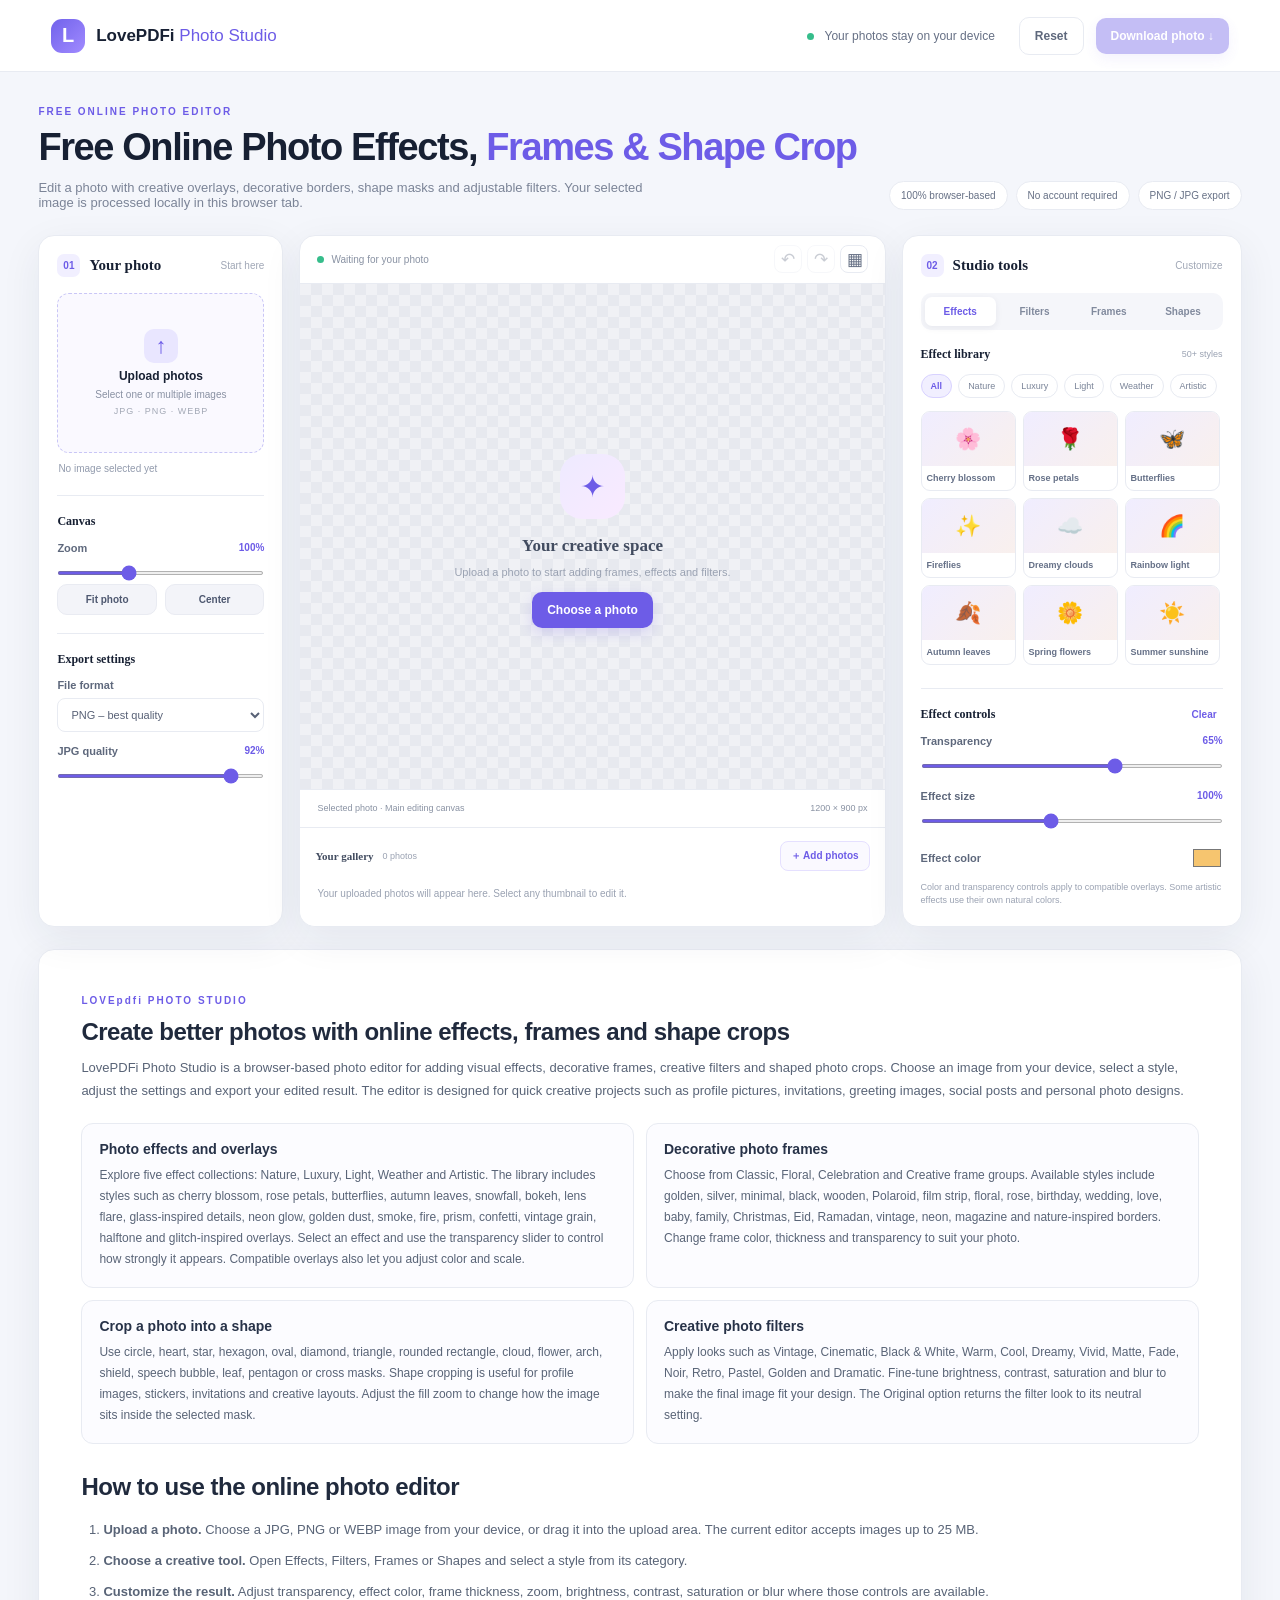
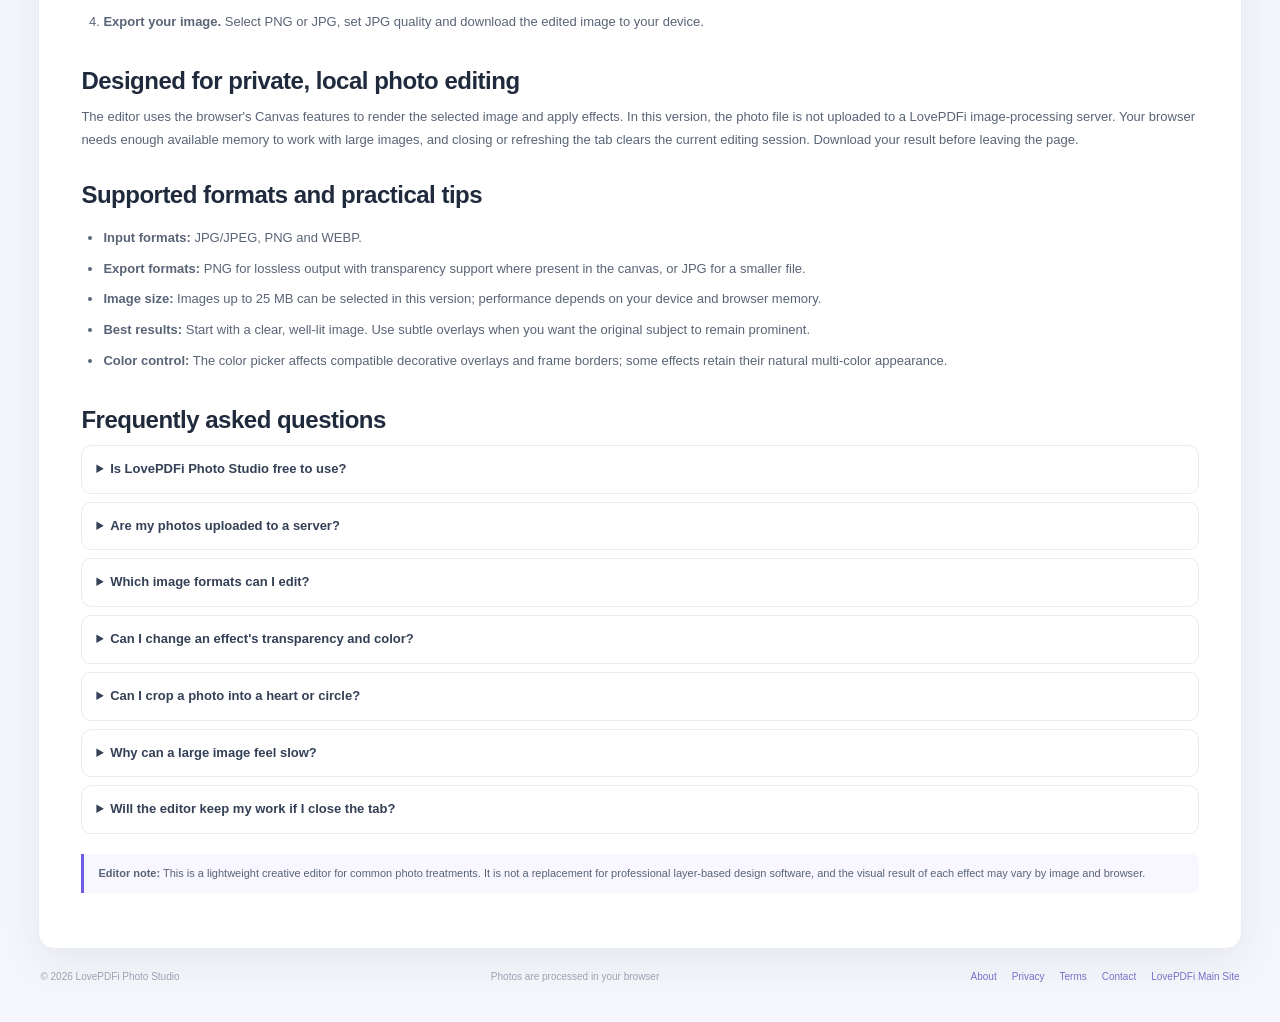
<file: index.html>
<!doctype html>
<html lang="en">
<head>
  <meta charset="utf-8">
  <meta name="viewport" content="width=device-width, initial-scale=1">
  <meta name="theme-color" content="#111827">
  <title>Free Online Photo Editor: Effects &amp; Frames | LovePDFi</title>
  <meta name="description" content="Create photos with free online effects, decorative frames, shape crops and filters. Adjust colors and transparency directly in your browser.">
  <meta name="robots" content="index,follow,max-image-preview:large">
  <link rel="canonical" href="https://images.lovepdfi.com/">
  <link rel="icon" type="image/svg+xml" href="favicon.svg">
  <meta property="og:site_name" content="LovePDFi Photo Studio">
  <meta property="og:type" content="website">
  <meta property="og:url" content="https://images.lovepdfi.com/">
  <meta property="og:title" content="Free Online Photo Editor: Effects &amp; Frames | LovePDFi">
  <meta property="og:description" content="Create photos with free online effects, decorative frames, shape crops and filters. Adjust colors and transparency directly in your browser.">
  <meta name="twitter:card" content="summary">
  <meta name="twitter:title" content="Free Online Photo Editor: Effects &amp; Frames | LovePDFi">
  <meta name="twitter:description" content="Create photos with free online effects, decorative frames, shape crops and filters in your browser.">
  <link rel="stylesheet" href="styles.css">
  <script type="application/ld+json">
  {
    "@context":"https://schema.org",
    "@graph":[
      {"@type":"Organization","@id":"https://images.lovepdfi.com/#organization","name":"LovePDFi","url":"https://lovepdfi.com/","subOrganization":{"@type":"Organization","name":"LovePDFi Photo Studio","url":"https://images.lovepdfi.com/"}},
      {"@type":"WebSite","@id":"https://images.lovepdfi.com/#website","url":"https://images.lovepdfi.com/","name":"LovePDFi Photo Studio","publisher":{"@id":"https://images.lovepdfi.com/#organization"},"inLanguage":"en"},
      {"@type":"WebPage","@id":"https://images.lovepdfi.com/#webpage","url":"https://images.lovepdfi.com/","name":"Free Online Photo Editor: Effects & Frames | LovePDFi","description":"Create photos with free online effects, decorative frames, shape crops and filters. Adjust colors and transparency directly in your browser.","isPartOf":{"@id":"https://images.lovepdfi.com/#website"},"about":{"@id":"https://images.lovepdfi.com/#organization"},"inLanguage":"en"}
    ]
  }
  </script>
</head>
<body>
<a class="skip-link" href="#main-content">Skip to editor and content</a>
<header class="topbar">
  <a class="brand" href="#" aria-label="LovePDFi Photo Studio home"><span class="brand-mark">L</span><span>LovePDFi <b>Photo Studio</b></span></a>
  <div class="top-actions">
    <span class="privacy"><i></i> Your photos stay on your device</span>
    <button id="resetBtn" class="btn btn-ghost">Reset</button>
    <button id="downloadBtn" class="btn btn-primary" disabled>Download photo <span>↓</span></button>
  </div>
</header>

<main class="app-shell" id="main-content">
  <section class="intro">
    <div>
      <p class="eyebrow">FREE ONLINE PHOTO EDITOR</p>
      <h1>Free Online Photo Effects, <em>Frames &amp; Shape Crop</em></h1>
      <p class="intro-copy">Edit a photo with creative overlays, decorative borders, shape masks and adjustable filters. Your selected image is processed locally in this browser tab.</p>
    </div>
    <div class="intro-pills"><span>100% browser-based</span><span>No account required</span><span>PNG / JPG export</span></div>
  </section>

  <section class="workspace">
    <aside class="left-panel panel">
      <div class="panel-heading"><div><span class="step">01</span><h2>Your photo</h2></div><span class="muted">Start here</span></div>
      <label class="upload-zone" for="fileInput" id="dropZone">
        <span class="upload-icon">↑</span><strong>Upload photos</strong><small>Select one or multiple images</small><small class="formats">JPG · PNG · WEBP</small>
      </label>
      <input id="fileInput" type="file" accept="image/jpeg,image/png,image/webp" multiple>
      <div class="photo-info" id="photoInfo">No image selected yet</div>
      <div class="divider"></div>
      <div class="panel-heading compact"><h3>Canvas</h3></div>
      <div class="control-row"><label for="zoom">Zoom</label><output id="zoomValue">100%</output></div>
      <input id="zoom" type="range" min="50" max="200" value="100">
      <div class="two-buttons"><button class="btn btn-soft" id="fitBtn">Fit photo</button><button class="btn btn-soft" id="centerBtn">Center</button></div>
      <div class="divider"></div>
      <div class="panel-heading compact"><h3>Export settings</h3></div>
      <label class="field-label" for="format">File format</label>
      <select id="format"><option value="image/png">PNG – best quality</option><option value="image/jpeg">JPG – smaller file</option><option value="image/webp">WEBP – modern format</option></select>
      <div class="control-row"><label for="quality">JPG quality</label><output id="qualityValue">92%</output></div>
      <input id="quality" type="range" min="40" max="100" value="92">
    </aside>

    <section class="stage-column">
      <div class="stage-toolbar"><div><span class="live-dot"></span><span id="stageStatus">Waiting for your photo</span></div><div class="stage-actions"><button id="undoBtn" class="icon-btn" title="Undo" disabled>↶</button><button id="redoBtn" class="icon-btn" title="Redo" disabled>↷</button><button id="checkerBtn" class="icon-btn" title="Toggle canvas background">▦</button></div></div>
      <div class="canvas-wrap" id="canvasWrap">
        <div class="empty-state" id="emptyState"><div class="empty-art">✦</div><h2>Your creative space</h2><p>Upload a photo to start adding frames, effects and filters.</p><label for="fileInput" class="btn btn-primary">Choose a photo</label></div>
        <canvas id="editorCanvas" width="1200" height="900" aria-label="Photo editing canvas"></canvas>
      </div>
      <div class="stage-footer"><span>Selected photo · Main editing canvas</span><span id="canvasDimensions">1200 × 900 px</span></div>
      <section class="photo-gallery" aria-label="Uploaded photo gallery"><div class="gallery-heading"><div><strong>Your gallery</strong><span id="galleryCount">0 photos</span></div><label class="gallery-add" for="fileInput">＋ Add photos</label></div><div class="thumbnail-rail" id="thumbnailRail"><p class="gallery-empty">Your uploaded photos will appear here. Select any thumbnail to edit it.</p></div></section>
    </section>

    <aside class="right-panel panel">
      <div class="panel-heading"><div><span class="step">02</span><h2>Studio tools</h2></div><span class="muted">Customize</span></div>
      <nav class="tabs" aria-label="Editor tools">
        <button class="tab active" data-tab="effects">Effects</button><button class="tab" data-tab="filters">Filters</button><button class="tab" data-tab="frames">Frames</button><button class="tab" data-tab="shapes">Shapes</button>
      </nav>
      <div class="tool-pane active" id="pane-effects">
        <div class="category-head"><h3>Effect library</h3><span id="effectCount">50+ styles</span></div>
        <div class="category-chips" id="effectCategories"></div>
        <div class="preset-grid" id="effectGrid"></div>
        <div class="divider"></div>
        <div class="panel-heading compact"><h3>Effect controls</h3><button id="clearEffect" class="text-btn">Clear</button></div>
        <div class="control-row"><label for="effectOpacity">Transparency</label><output id="effectOpacityValue">65%</output></div>
        <input id="effectOpacity" type="range" min="0" max="100" value="65">
        <div class="control-row"><label for="effectScale">Effect size</label><output id="effectScaleValue">100%</output></div>
        <input id="effectScale" type="range" min="40" max="180" value="100">
        <div class="control-row"><label for="effectColor">Effect color</label><input id="effectColor" type="color" value="#f6c56f"></div>
        <div class="hint">Color and transparency controls apply to compatible overlays. Some artistic effects use their own natural colors.</div>
      </div>
      <div class="tool-pane" id="pane-filters">
        <div class="category-head"><h3>Photo filters</h3><span>Live preview</span></div>
        <div class="preset-grid" id="filterGrid"></div>
        <div class="divider"></div>
        <div class="panel-heading compact"><h3>Fine adjustments</h3><button id="resetAdjustments" class="text-btn">Reset</button></div>
        <div class="control-row"><label for="brightness">Brightness</label><output id="brightnessValue">100%</output></div><input id="brightness" type="range" min="40" max="160" value="100">
        <div class="control-row"><label for="contrast">Contrast</label><output id="contrastValue">100%</output></div><input id="contrast" type="range" min="40" max="180" value="100">
        <div class="control-row"><label for="saturation">Saturation</label><output id="saturationValue">100%</output></div><input id="saturation" type="range" min="0" max="200" value="100">
        <div class="control-row"><label for="blur">Blur</label><output id="blurValue">0px</output></div><input id="blur" type="range" min="0" max="8" value="0">
      </div>
      <div class="tool-pane" id="pane-frames">
        <div class="category-head"><h3>Photo frames</h3><span>Decorative borders</span></div>
        <div class="category-chips" id="frameCategories"></div>
        <div class="preset-grid" id="frameGrid"></div>
        <div class="divider"></div>
        <div class="control-row"><label for="frameOpacity">Frame transparency</label><output id="frameOpacityValue">100%</output></div><input id="frameOpacity" type="range" min="0" max="100" value="100">
        <div class="control-row"><label for="frameColor">Frame color</label><input id="frameColor" type="color" value="#e9bd69"></div>
        <div class="control-row"><label for="frameWidth">Frame thickness</label><output id="frameWidthValue">7%</output></div><input id="frameWidth" type="range" min="2" max="18" value="7">
      </div>
      <div class="tool-pane" id="pane-shapes">
        <div class="category-head"><h3>Crop into a shape</h3><span>Mask your photo</span></div>
        <div class="shape-grid" id="shapeGrid"></div>
        <div class="divider"></div>
        <div class="control-row"><label for="shapeZoom">Shape fill zoom</label><output id="shapeZoomValue">100%</output></div><input id="shapeZoom" type="range" min="70" max="180" value="100">
        <button class="btn btn-soft full" id="noShapeBtn">Remove shape crop</button>
      </div>
    </aside>
  </section>
  <section class="seo-content" aria-labelledby="about-studio-heading">
    <div class="content-kicker">LOVEpdfi PHOTO STUDIO</div>
    <h2 id="about-studio-heading">Create better photos with online effects, frames and shape crops</h2>
    <p>LovePDFi Photo Studio is a browser-based photo editor for adding visual effects, decorative frames, creative filters and shaped photo crops. Choose an image from your device, select a style, adjust the settings and export your edited result. The editor is designed for quick creative projects such as profile pictures, invitations, greeting images, social posts and personal photo designs.</p>

    <div class="content-grid">
      <article class="content-card"><h3>Photo effects and overlays</h3><p>Explore five effect collections: Nature, Luxury, Light, Weather and Artistic. The library includes styles such as cherry blossom, rose petals, butterflies, autumn leaves, snowfall, bokeh, lens flare, glass-inspired details, neon glow, golden dust, smoke, fire, prism, confetti, vintage grain, halftone and glitch-inspired overlays. Select an effect and use the transparency slider to control how strongly it appears. Compatible overlays also let you adjust color and scale.</p></article>
      <article class="content-card"><h3>Decorative photo frames</h3><p>Choose from Classic, Floral, Celebration and Creative frame groups. Available styles include golden, silver, minimal, black, wooden, Polaroid, film strip, floral, rose, birthday, wedding, love, baby, family, Christmas, Eid, Ramadan, vintage, neon, magazine and nature-inspired borders. Change frame color, thickness and transparency to suit your photo.</p></article>
      <article class="content-card"><h3>Crop a photo into a shape</h3><p>Use circle, heart, star, hexagon, oval, diamond, triangle, rounded rectangle, cloud, flower, arch, shield, speech bubble, leaf, pentagon or cross masks. Shape cropping is useful for profile images, stickers, invitations and creative layouts. Adjust the fill zoom to change how the image sits inside the selected mask.</p></article>
      <article class="content-card"><h3>Creative photo filters</h3><p>Apply looks such as Vintage, Cinematic, Black &amp; White, Warm, Cool, Dreamy, Vivid, Matte, Fade, Noir, Retro, Pastel, Golden and Dramatic. Fine-tune brightness, contrast, saturation and blur to make the final image fit your design. The Original option returns the filter look to its neutral setting.</p></article>
    </div>

    <h2>How to use the online photo editor</h2>
    <ol class="how-list">
      <li><strong>Upload a photo.</strong> Choose a JPG, PNG or WEBP image from your device, or drag it into the upload area. The current editor accepts images up to 25 MB.</li>
      <li><strong>Choose a creative tool.</strong> Open Effects, Filters, Frames or Shapes and select a style from its category.</li>
      <li><strong>Customize the result.</strong> Adjust transparency, effect color, frame thickness, zoom, brightness, contrast, saturation or blur where those controls are available.</li>
      <li><strong>Export your image.</strong> Select PNG or JPG, set JPG quality and download the edited image to your device.</li>
    </ol>

    <h2>Designed for private, local photo editing</h2>
    <p>The editor uses the browser's Canvas features to render the selected image and apply effects. In this version, the photo file is not uploaded to a LovePDFi image-processing server. Your browser needs enough available memory to work with large images, and closing or refreshing the tab clears the current editing session. Download your result before leaving the page.</p>

    <h2>Supported formats and practical tips</h2>
    <ul class="feature-list">
      <li><strong>Input formats:</strong> JPG/JPEG, PNG and WEBP.</li>
      <li><strong>Export formats:</strong> PNG for lossless output with transparency support where present in the canvas, or JPG for a smaller file.</li>
      <li><strong>Image size:</strong> Images up to 25 MB can be selected in this version; performance depends on your device and browser memory.</li>
      <li><strong>Best results:</strong> Start with a clear, well-lit image. Use subtle overlays when you want the original subject to remain prominent.</li>
      <li><strong>Color control:</strong> The color picker affects compatible decorative overlays and frame borders; some effects retain their natural multi-color appearance.</li>
    </ul>

    <h2>Frequently asked questions</h2>
    <div class="faq-list">
      <details><summary>Is LovePDFi Photo Studio free to use?</summary><p>Yes. The tools in this version are available without an account or payment. Standard browser and device limitations still apply.</p></details>
      <details><summary>Are my photos uploaded to a server?</summary><p>No image-upload service is used by this editor. The selected photo is opened and processed in your browser. If you add third-party analytics or advertising to the website in the future, update the privacy notice to explain those services separately.</p></details>
      <details><summary>Which image formats can I edit?</summary><p>You can open JPG/JPEG, PNG and WEBP images. You can export the finished image as PNG or JPG.</p></details>
      <details><summary>Can I change an effect's transparency and color?</summary><p>Yes. Use the transparency slider to make a selected overlay lighter or stronger. Compatible effects also support a color picker and an effect-size control. Some artistic effects use their own colors.</p></details>
      <details><summary>Can I crop a photo into a heart or circle?</summary><p>Yes. Select Shapes and choose Circle, Heart or another available mask. Use Shape Fill Zoom to adjust the image inside the shape.</p></details>
      <details><summary>Why can a large image feel slow?</summary><p>Photo editing takes place in your device's memory. Large dimensions, limited RAM or an older browser can slow rendering. Try a smaller copy of the image and close unused tabs if performance is poor.</p></details>
      <details><summary>Will the editor keep my work if I close the tab?</summary><p>No. This version does not provide cloud projects or persistent editing sessions. Download your result before refreshing or closing the browser tab.</p></details>
    </div>
    <p class="editor-note"><strong>Editor note:</strong> This is a lightweight creative editor for common photo treatments. It is not a replacement for professional layer-based design software, and the visual result of each effect may vary by image and browser.</p>
  </section>
  <footer class="site-footer"><span>© <span id="year"></span> LovePDFi Photo Studio</span><span>Photos are processed in your browser</span><nav aria-label="Footer"><a href="about.html">About</a><a href="privacy-policy.html">Privacy</a><a href="terms.html">Terms</a><a href="contact.html">Contact</a><a href="https://lovepdfi.com/">LovePDFi Main Site</a></nav></footer>
</main>
<script src="app.js"></script>
</body>
</html>
</file>
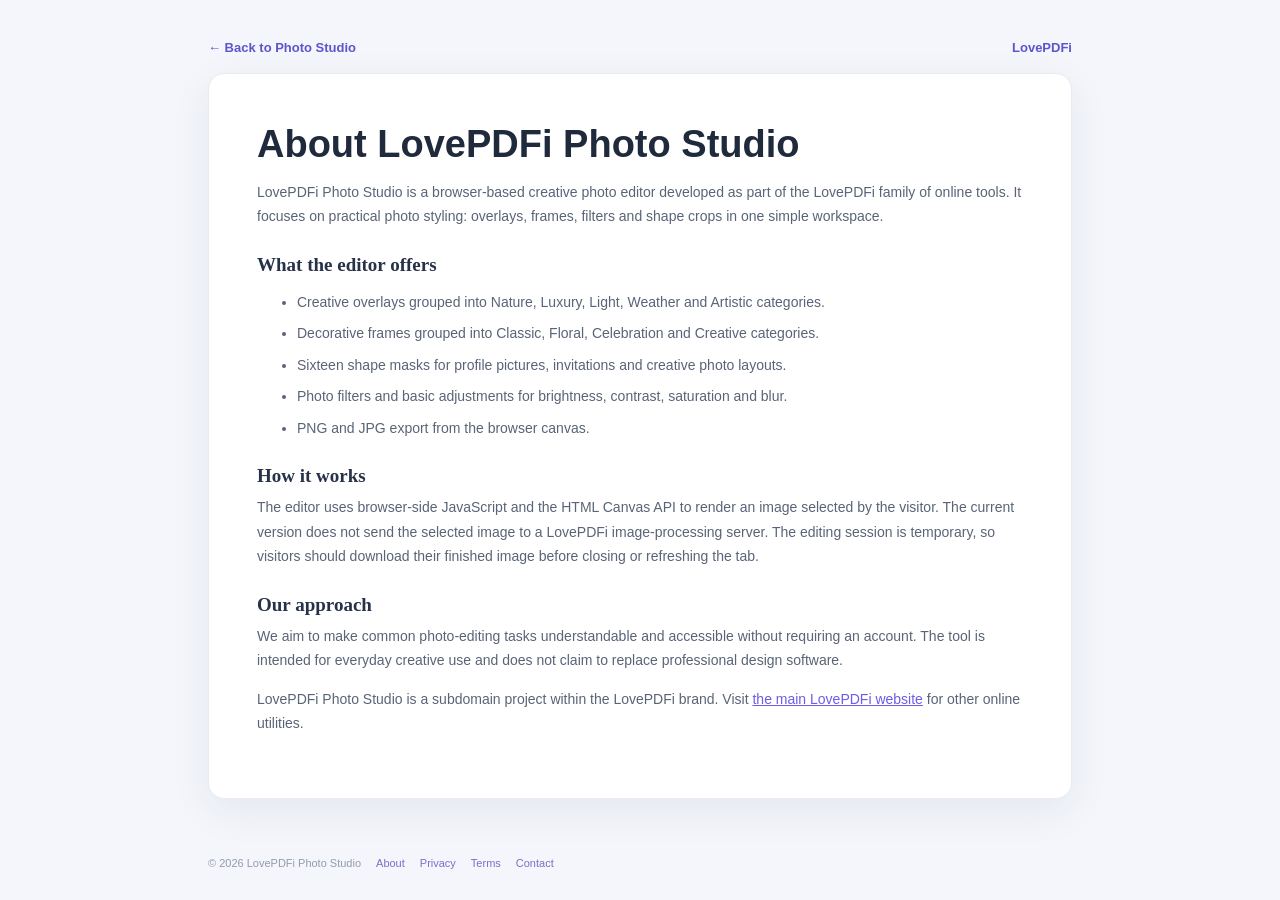
<file: about.html>
<!doctype html><html lang="en"><head><meta charset="utf-8"><meta name="viewport" content="width=device-width, initial-scale=1"><meta name="theme-color" content="#111827"><title>About LovePDFi Photo Studio | LovePDFi</title><meta name="description" content="Learn what LovePDFi Photo Studio does, how its browser-based editor works and which image tools are available."><meta name="robots" content="index,follow"><link rel="canonical" href="https://images.lovepdfi.com/about.html"><link rel="icon" type="image/svg+xml" href="favicon.svg"><meta property="og:type" content="website"><meta property="og:url" content="https://images.lovepdfi.com/about.html"><meta property="og:title" content="About LovePDFi Photo Studio | LovePDFi"><meta property="og:description" content="Learn what LovePDFi Photo Studio does, how its browser-based editor works and which image tools are available."><link rel="stylesheet" href="styles.css"><script type="application/ld+json">{"@context":"https://schema.org","@graph":[{"@type":"Organization","@id":"https://images.lovepdfi.com/#organization","name":"LovePDFi","url":"https://lovepdfi.com/"},{"@type":"WebSite","@id":"https://images.lovepdfi.com/#website","url":"https://images.lovepdfi.com/","name":"LovePDFi Photo Studio","publisher":{"@id":"https://images.lovepdfi.com/#organization"}},{"@type":"WebPage","@id":"https://images.lovepdfi.com/about.html#webpage","url":"https://images.lovepdfi.com/about.html","name":"About LovePDFi Photo Studio | LovePDFi","description":"Learn what LovePDFi Photo Studio does, how its browser-based editor works and which image tools are available.","isPartOf":{"@id":"https://images.lovepdfi.com/#website"}},{"@type":"BreadcrumbList","itemListElement":[{"@type":"ListItem","position":1,"name":"Home","item":"https://images.lovepdfi.com/"},{"@type":"ListItem","position":2,"name":"About LovePDFi Photo Studio","item":"https://images.lovepdfi.com/about.html"}]}]}</script></head><body><div class="plain-page"><div class="plain-top"><a href="index.html">← Back to Photo Studio</a><a href="https://lovepdfi.com/">LovePDFi</a></div><main class="plain-card"><h1>About LovePDFi Photo Studio</h1><p>LovePDFi Photo Studio is a browser-based creative photo editor developed as part of the LovePDFi family of online tools. It focuses on practical photo styling: overlays, frames, filters and shape crops in one simple workspace.</p><h2>What the editor offers</h2><ul><li>Creative overlays grouped into Nature, Luxury, Light, Weather and Artistic categories.</li><li>Decorative frames grouped into Classic, Floral, Celebration and Creative categories.</li><li>Sixteen shape masks for profile pictures, invitations and creative photo layouts.</li><li>Photo filters and basic adjustments for brightness, contrast, saturation and blur.</li><li>PNG and JPG export from the browser canvas.</li></ul><h2>How it works</h2><p>The editor uses browser-side JavaScript and the HTML Canvas API to render an image selected by the visitor. The current version does not send the selected image to a LovePDFi image-processing server. The editing session is temporary, so visitors should download their finished image before closing or refreshing the tab.</p><h2>Our approach</h2><p>We aim to make common photo-editing tasks understandable and accessible without requiring an account. The tool is intended for everyday creative use and does not claim to replace professional design software.</p><p>LovePDFi Photo Studio is a subdomain project within the LovePDFi brand. Visit <a href="https://lovepdfi.com/">the main LovePDFi website</a> for other online utilities.</p></main></div><footer class="plain-footer"><span>© 2026 LovePDFi Photo Studio</span><a href="about.html">About</a><a href="privacy-policy.html">Privacy</a><a href="terms.html">Terms</a><a href="contact.html">Contact</a></footer></body></html>
</file>
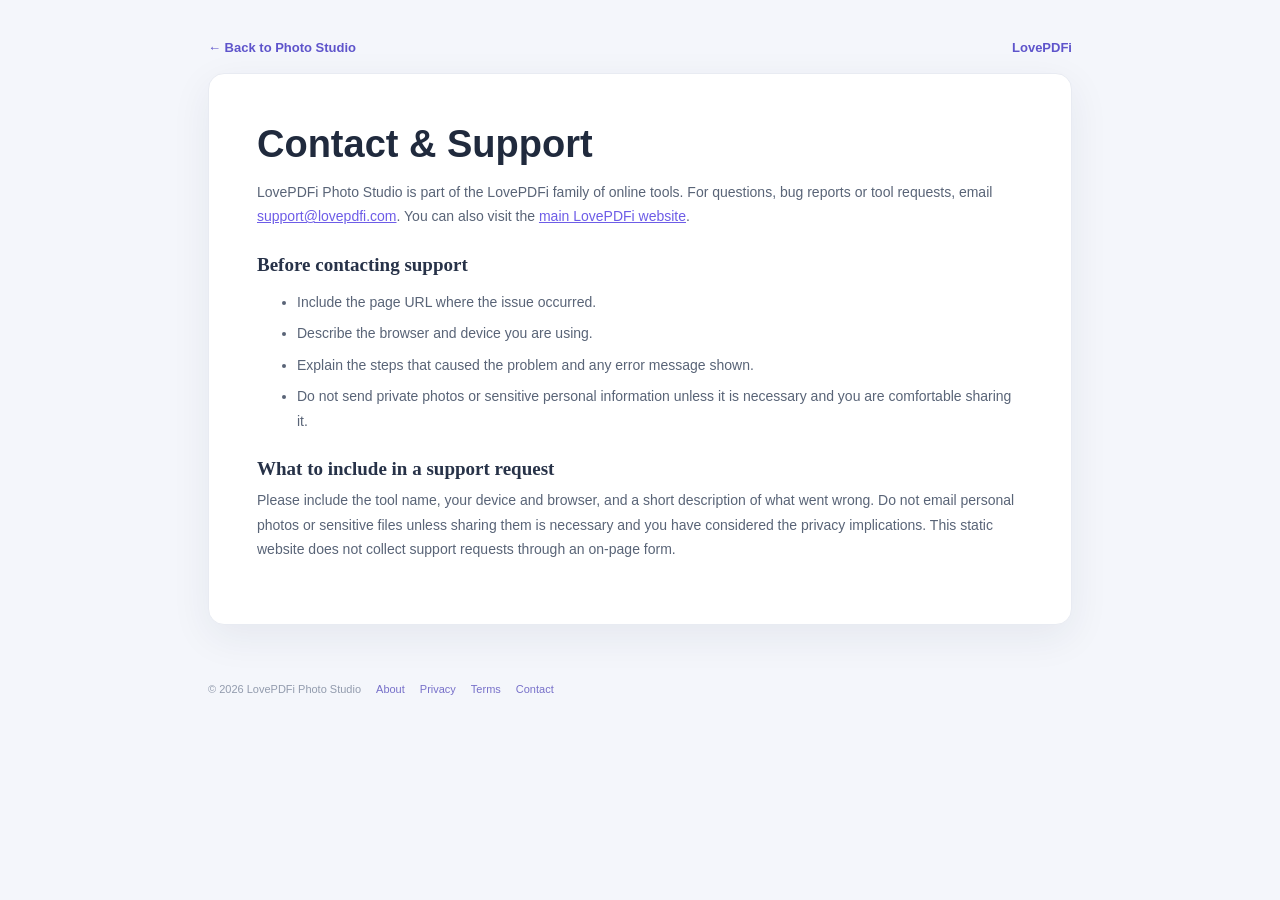
<file: contact.html>
<!doctype html><html lang="en"><head><meta charset="utf-8"><meta name="viewport" content="width=device-width, initial-scale=1"><meta name="theme-color" content="#111827"><title>Contact & Support | LovePDFi Photo Studio</title><meta name="description" content="Find support information for LovePDFi Photo Studio and the LovePDFi family of online tools."><meta name="robots" content="index,follow"><link rel="canonical" href="https://images.lovepdfi.com/contact.html"><link rel="icon" type="image/svg+xml" href="favicon.svg"><meta property="og:type" content="website"><meta property="og:url" content="https://images.lovepdfi.com/contact.html"><meta property="og:title" content="Contact & Support | LovePDFi Photo Studio"><meta property="og:description" content="Find support information for LovePDFi Photo Studio and the LovePDFi family of online tools."><link rel="stylesheet" href="styles.css"><script type="application/ld+json">{"@context":"https://schema.org","@graph":[{"@type":"Organization","@id":"https://images.lovepdfi.com/#organization","name":"LovePDFi","url":"https://lovepdfi.com/"},{"@type":"WebSite","@id":"https://images.lovepdfi.com/#website","url":"https://images.lovepdfi.com/","name":"LovePDFi Photo Studio","publisher":{"@id":"https://images.lovepdfi.com/#organization"}},{"@type":"WebPage","@id":"https://images.lovepdfi.com/contact.html#webpage","url":"https://images.lovepdfi.com/contact.html","name":"Contact & Support | LovePDFi Photo Studio","description":"Find support information for LovePDFi Photo Studio and the LovePDFi family of online tools.","isPartOf":{"@id":"https://images.lovepdfi.com/#website"}},{"@type":"BreadcrumbList","itemListElement":[{"@type":"ListItem","position":1,"name":"Home","item":"https://images.lovepdfi.com/"},{"@type":"ListItem","position":2,"name":"Contact & Support","item":"https://images.lovepdfi.com/contact.html"}]}]}</script></head><body><div class="plain-page"><div class="plain-top"><a href="index.html">← Back to Photo Studio</a><a href="https://lovepdfi.com/">LovePDFi</a></div><main class="plain-card"><h1>Contact &amp; Support</h1><p>LovePDFi Photo Studio is part of the LovePDFi family of online tools. For questions, bug reports or tool requests, email <a href="mailto:support@lovepdfi.com">support@lovepdfi.com</a>. You can also visit the <a href="https://lovepdfi.com/">main LovePDFi website</a>.</p><h2>Before contacting support</h2><ul><li>Include the page URL where the issue occurred.</li><li>Describe the browser and device you are using.</li><li>Explain the steps that caused the problem and any error message shown.</li><li>Do not send private photos or sensitive personal information unless it is necessary and you are comfortable sharing it.</li></ul><h2>What to include in a support request</h2><p>Please include the tool name, your device and browser, and a short description of what went wrong. Do not email personal photos or sensitive files unless sharing them is necessary and you have considered the privacy implications. This static website does not collect support requests through an on-page form.</p></main></div><footer class="plain-footer"><span>© 2026 LovePDFi Photo Studio</span><a href="about.html">About</a><a href="privacy-policy.html">Privacy</a><a href="terms.html">Terms</a><a href="contact.html">Contact</a></footer></body></html>
</file>
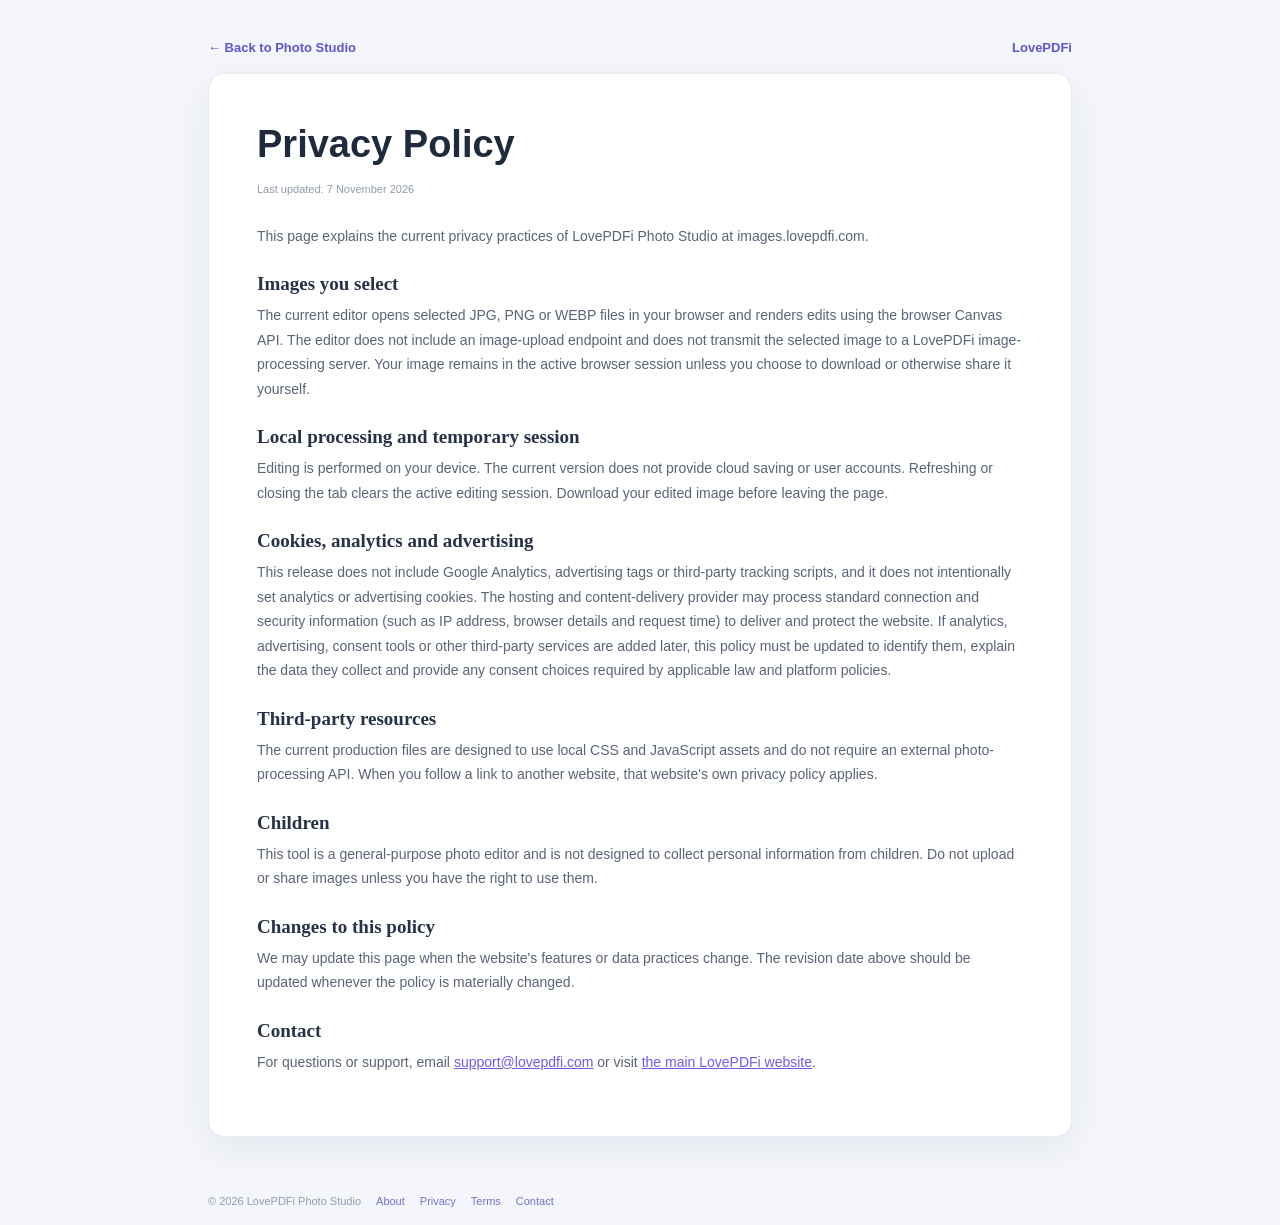
<file: privacy-policy.html>
<!doctype html><html lang="en"><head><meta charset="utf-8"><meta name="viewport" content="width=device-width, initial-scale=1"><meta name="theme-color" content="#111827"><title>Privacy Policy | LovePDFi Photo Studio</title><meta name="description" content="Read how LovePDFi Photo Studio handles image files, browser data, cookies and third-party services."><meta name="robots" content="index,follow"><link rel="canonical" href="https://images.lovepdfi.com/privacy-policy.html"><link rel="icon" type="image/svg+xml" href="favicon.svg"><meta property="og:type" content="website"><meta property="og:url" content="https://images.lovepdfi.com/privacy-policy.html"><meta property="og:title" content="Privacy Policy | LovePDFi Photo Studio"><meta property="og:description" content="Read how LovePDFi Photo Studio handles image files, browser data, cookies and third-party services."><link rel="stylesheet" href="styles.css"><script type="application/ld+json">{"@context":"https://schema.org","@graph":[{"@type":"Organization","@id":"https://images.lovepdfi.com/#organization","name":"LovePDFi","url":"https://lovepdfi.com/"},{"@type":"WebSite","@id":"https://images.lovepdfi.com/#website","url":"https://images.lovepdfi.com/","name":"LovePDFi Photo Studio","publisher":{"@id":"https://images.lovepdfi.com/#organization"}},{"@type":"WebPage","@id":"https://images.lovepdfi.com/privacy-policy.html#webpage","url":"https://images.lovepdfi.com/privacy-policy.html","name":"Privacy Policy | LovePDFi Photo Studio","description":"Read how LovePDFi Photo Studio handles image files, browser data, cookies and third-party services.","isPartOf":{"@id":"https://images.lovepdfi.com/#website"}},{"@type":"BreadcrumbList","itemListElement":[{"@type":"ListItem","position":1,"name":"Home","item":"https://images.lovepdfi.com/"},{"@type":"ListItem","position":2,"name":"Privacy Policy","item":"https://images.lovepdfi.com/privacy-policy.html"}]}]}</script></head><body><div class="plain-page"><div class="plain-top"><a href="index.html">← Back to Photo Studio</a><a href="https://lovepdfi.com/">LovePDFi</a></div><main class="plain-card"><h1>Privacy Policy</h1><p class="plain-meta">Last updated: 7 November 2026</p><p>This page explains the current privacy practices of LovePDFi Photo Studio at images.lovepdfi.com.</p><h2>Images you select</h2><p>The current editor opens selected JPG, PNG or WEBP files in your browser and renders edits using the browser Canvas API. The editor does not include an image-upload endpoint and does not transmit the selected image to a LovePDFi image-processing server. Your image remains in the active browser session unless you choose to download or otherwise share it yourself.</p><h2>Local processing and temporary session</h2><p>Editing is performed on your device. The current version does not provide cloud saving or user accounts. Refreshing or closing the tab clears the active editing session. Download your edited image before leaving the page.</p><h2>Cookies, analytics and advertising</h2><p>This release does not include Google Analytics, advertising tags or third-party tracking scripts, and it does not intentionally set analytics or advertising cookies. The hosting and content-delivery provider may process standard connection and security information (such as IP address, browser details and request time) to deliver and protect the website. If analytics, advertising, consent tools or other third-party services are added later, this policy must be updated to identify them, explain the data they collect and provide any consent choices required by applicable law and platform policies.</p><h2>Third-party resources</h2><p>The current production files are designed to use local CSS and JavaScript assets and do not require an external photo-processing API. When you follow a link to another website, that website's own privacy policy applies.</p><h2>Children</h2><p>This tool is a general-purpose photo editor and is not designed to collect personal information from children. Do not upload or share images unless you have the right to use them.</p><h2>Changes to this policy</h2><p>We may update this page when the website's features or data practices change. The revision date above should be updated whenever the policy is materially changed.</p><h2>Contact</h2><p>For questions or support, email <a href="mailto:support@lovepdfi.com">support@lovepdfi.com</a> or visit <a href="https://lovepdfi.com/">the main LovePDFi website</a>.</p></main></div><footer class="plain-footer"><span>© 2026 LovePDFi Photo Studio</span><a href="about.html">About</a><a href="privacy-policy.html">Privacy</a><a href="terms.html">Terms</a><a href="contact.html">Contact</a></footer></body></html>
</file>
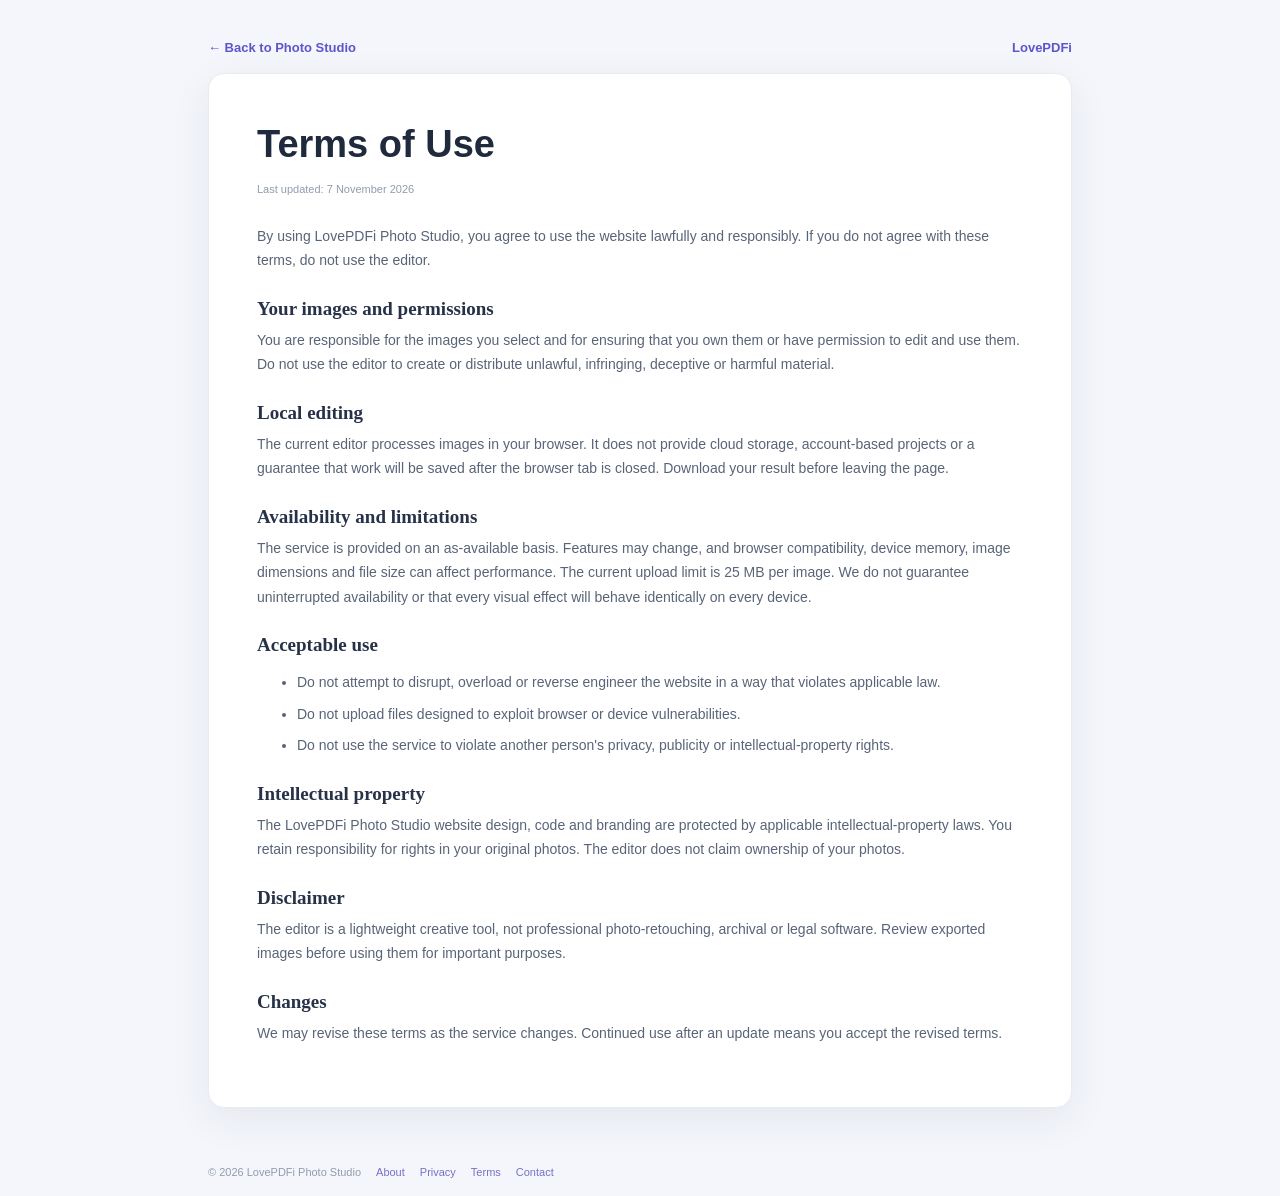
<file: terms.html>
<!doctype html><html lang="en"><head><meta charset="utf-8"><meta name="viewport" content="width=device-width, initial-scale=1"><meta name="theme-color" content="#111827"><title>Terms of Use | LovePDFi Photo Studio</title><meta name="description" content="Review the terms for using LovePDFi Photo Studio, including acceptable use, image rights and service limitations."><meta name="robots" content="index,follow"><link rel="canonical" href="https://images.lovepdfi.com/terms.html"><link rel="icon" type="image/svg+xml" href="favicon.svg"><meta property="og:type" content="website"><meta property="og:url" content="https://images.lovepdfi.com/terms.html"><meta property="og:title" content="Terms of Use | LovePDFi Photo Studio"><meta property="og:description" content="Review the terms for using LovePDFi Photo Studio, including acceptable use, image rights and service limitations."><link rel="stylesheet" href="styles.css"><script type="application/ld+json">{"@context":"https://schema.org","@graph":[{"@type":"Organization","@id":"https://images.lovepdfi.com/#organization","name":"LovePDFi","url":"https://lovepdfi.com/"},{"@type":"WebSite","@id":"https://images.lovepdfi.com/#website","url":"https://images.lovepdfi.com/","name":"LovePDFi Photo Studio","publisher":{"@id":"https://images.lovepdfi.com/#organization"}},{"@type":"WebPage","@id":"https://images.lovepdfi.com/terms.html#webpage","url":"https://images.lovepdfi.com/terms.html","name":"Terms of Use | LovePDFi Photo Studio","description":"Review the terms for using LovePDFi Photo Studio, including acceptable use, image rights and service limitations.","isPartOf":{"@id":"https://images.lovepdfi.com/#website"}},{"@type":"BreadcrumbList","itemListElement":[{"@type":"ListItem","position":1,"name":"Home","item":"https://images.lovepdfi.com/"},{"@type":"ListItem","position":2,"name":"Terms of Use","item":"https://images.lovepdfi.com/terms.html"}]}]}</script></head><body><div class="plain-page"><div class="plain-top"><a href="index.html">← Back to Photo Studio</a><a href="https://lovepdfi.com/">LovePDFi</a></div><main class="plain-card"><h1>Terms of Use</h1><p class="plain-meta">Last updated: 7 November 2026</p><p>By using LovePDFi Photo Studio, you agree to use the website lawfully and responsibly. If you do not agree with these terms, do not use the editor.</p><h2>Your images and permissions</h2><p>You are responsible for the images you select and for ensuring that you own them or have permission to edit and use them. Do not use the editor to create or distribute unlawful, infringing, deceptive or harmful material.</p><h2>Local editing</h2><p>The current editor processes images in your browser. It does not provide cloud storage, account-based projects or a guarantee that work will be saved after the browser tab is closed. Download your result before leaving the page.</p><h2>Availability and limitations</h2><p>The service is provided on an as-available basis. Features may change, and browser compatibility, device memory, image dimensions and file size can affect performance. The current upload limit is 25 MB per image. We do not guarantee uninterrupted availability or that every visual effect will behave identically on every device.</p><h2>Acceptable use</h2><ul><li>Do not attempt to disrupt, overload or reverse engineer the website in a way that violates applicable law.</li><li>Do not upload files designed to exploit browser or device vulnerabilities.</li><li>Do not use the service to violate another person's privacy, publicity or intellectual-property rights.</li></ul><h2>Intellectual property</h2><p>The LovePDFi Photo Studio website design, code and branding are protected by applicable intellectual-property laws. You retain responsibility for rights in your original photos. The editor does not claim ownership of your photos.</p><h2>Disclaimer</h2><p>The editor is a lightweight creative tool, not professional photo-retouching, archival or legal software. Review exported images before using them for important purposes.</p><h2>Changes</h2><p>We may revise these terms as the service changes. Continued use after an update means you accept the revised terms.</p></main></div><footer class="plain-footer"><span>© 2026 LovePDFi Photo Studio</span><a href="about.html">About</a><a href="privacy-policy.html">Privacy</a><a href="terms.html">Terms</a><a href="contact.html">Contact</a></footer></body></html>
</file>
<file: styles.css>
:root{--bg:#f4f6fb;--panel:#fff;--ink:#172033;--muted:#778197;--line:#e8ebf2;--purple:#6d5ce7;--purple2:#8b7cf4;--soft:#f1efff;--shadow:0 12px 40px rgba(32,43,75,.07)}
*{box-sizing:border-box}body{margin:0;background:var(--bg);color:var(--ink);font-family:'DM Sans',sans-serif}button,input,select{font:inherit}.topbar{height:72px;background:#fff;border-bottom:1px solid var(--line);display:flex;align-items:center;justify-content:space-between;padding:0 clamp(18px,4vw,64px);position:sticky;top:0;z-index:10}.brand{display:flex;align-items:center;gap:11px;color:var(--ink);text-decoration:none;font-family:Manrope,sans-serif;font-weight:800;font-size:17px}.brand b{font-weight:500;color:var(--purple)}.brand-mark{width:34px;height:34px;border-radius:11px;background:linear-gradient(135deg,#7162eb,#a18bff);color:#fff;display:grid;place-items:center;font-size:20px}.top-actions{display:flex;align-items:center;gap:12px}.privacy{font-size:12px;color:#667085;margin-right:12px}.privacy i,.live-dot{display:inline-block;width:7px;height:7px;border-radius:50%;background:#36bd8b;margin-right:7px}.btn{border:0;border-radius:10px;padding:11px 15px;font-weight:700;font-size:12px;cursor:pointer;transition:.2s}.btn:disabled{opacity:.4;cursor:not-allowed}.btn-primary{background:var(--purple);color:white;box-shadow:0 5px 14px #6d5ce733}.btn-primary:hover{background:#5848d3;transform:translateY(-1px)}.btn-ghost{background:#fff;border:1px solid var(--line);color:#5e687c}.btn-soft{background:#f3f4f9;color:#4e5870;border:1px solid #e9ebf2}.btn-soft:hover{background:var(--soft);color:var(--purple)}.full{width:100%;margin-top:10px}.app-shell{max-width:1600px;margin:auto;padding:30px clamp(14px,3vw,42px) 18px}.intro{display:flex;align-items:end;justify-content:space-between;margin:4px 0 25px;gap:25px}.eyebrow{font-size:10px;letter-spacing:2px;font-weight:800;color:var(--purple);margin:0 0 9px}.intro h1{font:800 clamp(26px,3vw,38px)/1.15 Manrope,sans-serif;margin:0;letter-spacing:-1.4px}.intro h1 em{font-style:normal;color:var(--purple)}.intro-copy{color:#7b8497;font-size:13px;margin:10px 0 0;max-width:620px}.intro-pills{display:flex;gap:8px;flex-wrap:wrap;justify-content:flex-end}.intro-pills span{font-size:10px;color:#667085;background:#fff;border:1px solid var(--line);border-radius:30px;padding:8px 11px}.workspace{display:grid;grid-template-columns:245px minmax(340px,1fr) 340px;gap:16px;align-items:stretch}.panel{background:var(--panel);border:1px solid var(--line);border-radius:16px;padding:18px;box-shadow:var(--shadow);min-width:0}.panel-heading{display:flex;align-items:center;justify-content:space-between;margin-bottom:16px}.panel-heading>div{display:flex;align-items:center;gap:9px}.panel-heading h2{font:700 15px Manrope;margin:0}.panel-heading h3{font:700 12px Manrope;margin:0}.panel-heading.compact{margin:0 0 12px}.step{width:23px;height:23px;border-radius:7px;background:var(--soft);color:var(--purple);display:grid;place-items:center;font-size:10px;font-weight:800}.muted{font-size:10px;color:#a0a7b6}.upload-zone{height:160px;border:1.5px dashed #c9c6f6;border-radius:12px;background:#faf9ff;display:flex;flex-direction:column;align-items:center;justify-content:center;cursor:pointer;gap:6px;text-align:center}.upload-zone.drag{background:#eeebff;border-color:var(--purple)}.upload-icon{width:34px;height:34px;border-radius:10px;background:#e9e6ff;color:var(--purple);display:grid;place-items:center;font-size:22px}.upload-zone strong{font-size:12px}.upload-zone small{font-size:10px;color:#8991a3}.upload-zone .formats{font-size:9px;letter-spacing:1px;color:#a3a9b6}#fileInput{display:none}.photo-info{font-size:10px;color:#929bad;margin:10px 1px 0;overflow-wrap:anywhere;min-height:14px}.divider{height:1px;background:var(--line);margin:18px 0}.control-row{display:flex;align-items:center;justify-content:space-between;margin:13px 0 7px;gap:10px}.control-row label,.field-label{font-size:11px;color:#5e687c;font-weight:600}.control-row output{font-size:10px;color:var(--purple);font-weight:700;font-variant-numeric:tabular-nums}.field-label{display:block;margin:0 0 7px}input[type=range]{width:100%;height:4px;accent-color:var(--purple);cursor:pointer;margin:5px 0 9px}input[type=color]{width:32px;height:26px;border:0;background:transparent;padding:0;cursor:pointer}select{width:100%;border:1px solid var(--line);border-radius:8px;padding:9px;background:#fff;color:#586176;font-size:11px}.two-buttons{display:grid;grid-template-columns:1fr 1fr;gap:8px}.two-buttons .btn{padding:9px 5px;font-size:10px}.stage-column{min-width:0;background:#fff;border:1px solid var(--line);border-radius:16px;box-shadow:var(--shadow);display:flex;flex-direction:column;overflow:hidden}.stage-toolbar,.stage-footer{height:48px;display:flex;align-items:center;justify-content:space-between;padding:0 17px;color:#8992a3;font-size:10px}.stage-toolbar{border-bottom:1px solid var(--line)}.stage-actions{display:flex;gap:5px}.icon-btn{width:28px;height:28px;border:1px solid var(--line);background:#fff;border-radius:8px;color:#667085;cursor:pointer;font-size:17px}.icon-btn:disabled{opacity:.35;cursor:not-allowed}.canvas-wrap{position:relative;flex:1;min-height:500px;background-color:#f0f1f5;background-image:linear-gradient(45deg,#e7e9ef 25%,transparent 25%),linear-gradient(-45deg,#e7e9ef 25%,transparent 25%),linear-gradient(45deg,transparent 75%,#e7e9ef 75%),linear-gradient(-45deg,transparent 75%,#e7e9ef 75%);background-size:22px 22px;background-position:0 0,0 11px,11px -11px,-11px 0;display:flex;align-items:center;justify-content:center;padding:25px;overflow:hidden}canvas{display:none;width:100%;max-width:100%;min-width:0;max-height:650px;height:auto;object-fit:contain;box-shadow:0 10px 35px #202b4722}.empty-state{text-align:center;color:#9aa2b2;max-width:280px}.empty-art{width:65px;height:65px;margin:0 auto 17px;border-radius:22px;background:linear-gradient(135deg,#eeeaff,#f9eaff);display:grid;place-items:center;color:var(--purple);font-size:30px}.empty-state h2{font:700 17px Manrope;color:#424c60;margin:0 0 8px}.empty-state p{font-size:11px;line-height:1.6;margin:0 0 18px}.stage-footer{border-top:1px solid var(--line);height:38px;font-size:9px}.tabs{display:flex;gap:3px;background:#f5f6fa;padding:4px;border-radius:10px;margin-bottom:17px}.tab{flex:1;border:0;background:transparent;border-radius:7px;padding:9px 3px;font-size:10px;font-weight:700;color:#818a9d;cursor:pointer}.tab.active{background:#fff;color:var(--purple);box-shadow:0 2px 7px #27304c12}.tool-pane{display:none}.tool-pane.active{display:block}.category-head{display:flex;justify-content:space-between;align-items:center;margin:2px 0 12px}.category-head h3{font:700 12px Manrope;margin:0}.category-head span{font-size:9px;color:#9aa2b2}.category-chips{display:flex;gap:6px;flex-wrap:wrap;margin-bottom:12px}.chip{border:1px solid var(--line);background:#fff;color:#7a8498;border-radius:20px;padding:6px 9px;font-size:9px;cursor:pointer}.chip.active{background:var(--soft);border-color:#d8d2ff;color:var(--purple);font-weight:700}.preset-grid{display:grid;grid-template-columns:repeat(3,minmax(0,1fr));gap:7px;max-height:260px;overflow:auto;padding:1px 3px 3px 0}.preset{border:1px solid var(--line);background:#fff;border-radius:9px;padding:0;overflow:hidden;cursor:pointer;text-align:left;transition:.16s;min-width:0}.preset:hover,.preset.selected{border-color:var(--purple);box-shadow:0 0 0 2px #7565ed20}.preset-swatch{height:54px;display:grid;place-items:center;font-size:21px;background:linear-gradient(135deg,#f0edff,#f9f0ed);color:#8a7be8;position:relative;overflow:hidden}.preset-swatch:after{content:"";position:absolute;inset:0;background:var(--swatch,transparent);opacity:.25}.preset-name{display:block;padding:7px 5px;font-size:9px;font-weight:600;color:#657087;white-space:nowrap;overflow:hidden;text-overflow:ellipsis}.hint{font-size:9px;line-height:1.5;color:#9aa2b2;margin-top:10px}.shape-grid{display:grid;grid-template-columns:repeat(4,1fr);gap:7px}.shape-btn{height:66px;border:1px solid var(--line);background:#fff;border-radius:9px;display:flex;flex-direction:column;align-items:center;justify-content:center;gap:5px;cursor:pointer;color:#788297}.shape-btn span:first-child{font-size:24px;color:#8c7cf0}.shape-btn small{font-size:8px}.shape-btn.active{border-color:var(--purple);background:#f8f6ff;color:var(--purple)}.text-btn{border:0;background:transparent;color:var(--purple);font-size:10px;font-weight:700;cursor:pointer}.site-footer{display:flex;justify-content:space-between;gap:12px;padding:22px 2px;color:#9aa2b2;font-size:10px}.site-footer a{color:#7770c9;text-decoration:none}
@media(max-width:1150px){.workspace{grid-template-columns:220px minmax(300px,1fr)}.right-panel{grid-column:1/-1}.right-panel .preset-grid{max-height:220px}.tool-pane.active{display:block}.right-panel{display:grid;grid-template-columns:1fr 1fr;gap:0 22px}.right-panel>.panel-heading,.right-panel>.tabs{grid-column:1/-1}.right-panel .tool-pane{min-width:0}.right-panel .tool-pane:not(.active){display:none}}
@media(max-width:760px){.topbar{height:62px;padding:0 13px}.brand{font-size:14px}.privacy{display:none}.top-actions{gap:6px}.top-actions .btn{padding:9px 10px;font-size:10px}.app-shell{padding:22px 12px}.intro{display:block}.intro-pills{justify-content:flex-start;margin-top:15px}.workspace{grid-template-columns:1fr}.left-panel{order:2}.stage-column{order:1}.right-panel{order:3;display:block}.canvas-wrap{min-height:320px;padding:12px}.stage-footer{font-size:8px}.site-footer{flex-wrap:wrap}.right-panel .tool-pane:not(.active){display:none}}

/* Search-friendly editorial content and policy pages */
.seo-content{background:#fff;border:1px solid var(--line);border-radius:16px;box-shadow:var(--shadow);margin-top:22px;padding:clamp(22px,4vw,42px);color:#596477;line-height:1.75;font-size:13px}
.seo-content h2{font:800 clamp(19px,2vw,24px)/1.3 Manrope,sans-serif;color:#202a3d;letter-spacing:-.5px;margin:27px 0 10px}
.seo-content h2:first-of-type{margin-top:5px}.seo-content h3{font:700 14px Manrope,sans-serif;color:#273248;margin:0 0 8px}.seo-content p{margin:0 0 13px}.content-kicker{font-size:10px;letter-spacing:2px;font-weight:800;color:var(--purple);margin-bottom:7px}
.content-grid{display:grid;grid-template-columns:repeat(2,minmax(0,1fr));gap:12px;margin:20px 0}.content-card{border:1px solid var(--line);border-radius:12px;padding:17px;background:#fcfcff}.content-card p{font-size:12px;margin:0}.how-list,.feature-list{padding-left:22px}.how-list li,.feature-list li{padding:4px 0}.faq-list details{border:1px solid var(--line);border-radius:10px;padding:12px 14px;margin:8px 0;background:#fff}.faq-list summary{font-weight:700;color:#344056;cursor:pointer}.faq-list details p{margin:9px 0 0}.editor-note{border-left:3px solid var(--purple);padding:10px 14px;background:#f8f7ff;border-radius:0 8px 8px 0;margin-top:20px!important;font-size:11px}
.site-footer{align-items:center;flex-wrap:wrap}.site-footer nav{display:flex;gap:15px;flex-wrap:wrap}.site-footer nav a{color:#7770c9;text-decoration:none}.site-footer nav a:hover{text-decoration:underline}
.plain-page{max-width:900px;margin:40px auto;padding:0 18px}.plain-card{background:#fff;border:1px solid var(--line);border-radius:16px;padding:clamp(22px,5vw,48px);box-shadow:var(--shadow);line-height:1.75;color:#596477;font-size:14px}.plain-card h1{font:800 clamp(27px,4vw,38px)/1.2 Manrope,sans-serif;color:#202a3d;margin:0 0 12px}.plain-card h2{font:700 19px Manrope;color:#273248;margin:25px 0 8px}.plain-card p,.plain-card li{margin-top:7px}.plain-card a{color:var(--purple)}.plain-top{display:flex;justify-content:space-between;align-items:center;margin-bottom:18px}.plain-top a{color:#5e54cb;text-decoration:none;font-weight:700;font-size:13px}.plain-meta{color:#929bad;font-size:11px;margin-bottom:25px}.plain-footer{max-width:900px;margin:0 auto;padding:18px;color:#929bad;font-size:11px;display:flex;gap:15px;flex-wrap:wrap}.plain-footer a{color:#7770c9;text-decoration:none}
.skip-link{position:absolute;left:-9999px;top:8px;background:#fff;padding:10px;z-index:99}.skip-link:focus{left:8px}
@media(max-width:760px){.content-grid{grid-template-columns:1fr}.seo-content{padding:20px}.site-footer nav{width:100%;gap:12px}}

/* Featured photo + multi-image navigation */
.photo-gallery{border-top:1px solid var(--line);padding:13px 15px 15px;background:#fff}.gallery-heading{display:flex;align-items:center;justify-content:space-between;gap:10px;margin-bottom:10px}.gallery-heading>div{display:flex;align-items:center;gap:9px}.gallery-heading strong{font:700 11px Manrope;color:#424c60}.gallery-heading span{font-size:9px;color:#9aa2b2}.gallery-add{font-size:10px;font-weight:700;color:var(--purple);cursor:pointer;padding:7px 10px;border:1px solid #e5e0ff;border-radius:8px;background:#faf9ff;white-space:nowrap}.thumbnail-rail{display:flex;align-items:stretch;gap:9px;overflow-x:auto;padding:2px 2px 7px;scrollbar-width:thin}.gallery-empty{font-size:10px;color:#9aa2b2;margin:5px 0}.photo-thumb{position:relative;flex:0 0 76px;width:76px;height:72px;padding:3px;border:1px solid var(--line);border-radius:9px;background:#fff;cursor:pointer;overflow:hidden}.photo-thumb.active{border:2px solid var(--purple);padding:2px;box-shadow:0 0 0 3px #7565ed18}.photo-thumb img{width:100%;height:100%;display:block;object-fit:cover;border-radius:5px}.photo-thumb span{position:absolute;left:5px;right:5px;bottom:5px;padding:3px 4px;border-radius:4px;background:#151827b8;color:white;font-size:8px;white-space:nowrap;overflow:hidden;text-overflow:ellipsis}.photo-thumb .thumb-index{position:absolute;top:5px;left:5px;right:auto;bottom:auto;background:#fff;color:#4f46a5;border-radius:5px;padding:2px 5px;font-size:8px;font-weight:800}.photo-thumb .thumb-remove{position:absolute;top:4px;right:4px;left:auto;bottom:auto;width:17px;height:17px;padding:0;border:0;border-radius:50%;background:#222b;color:#fff;font-size:12px;line-height:17px;z-index:1}.stage-column{min-width:0}.canvas-wrap{min-height:460px}.right-panel,.left-panel{min-width:0}
@media(max-width:1150px){.canvas-wrap{min-height:400px}}
@media(max-width:760px){.canvas-wrap{min-height:280px;max-height:58vh}.photo-gallery{padding:11px 10px}.photo-thumb{flex-basis:66px;width:66px;height:64px}.gallery-heading strong{font-size:10px}.gallery-heading span{font-size:8px}.stage-toolbar{padding:0 10px}.stage-footer{padding:0 10px}.workspace{gap:12px}}
</file>
